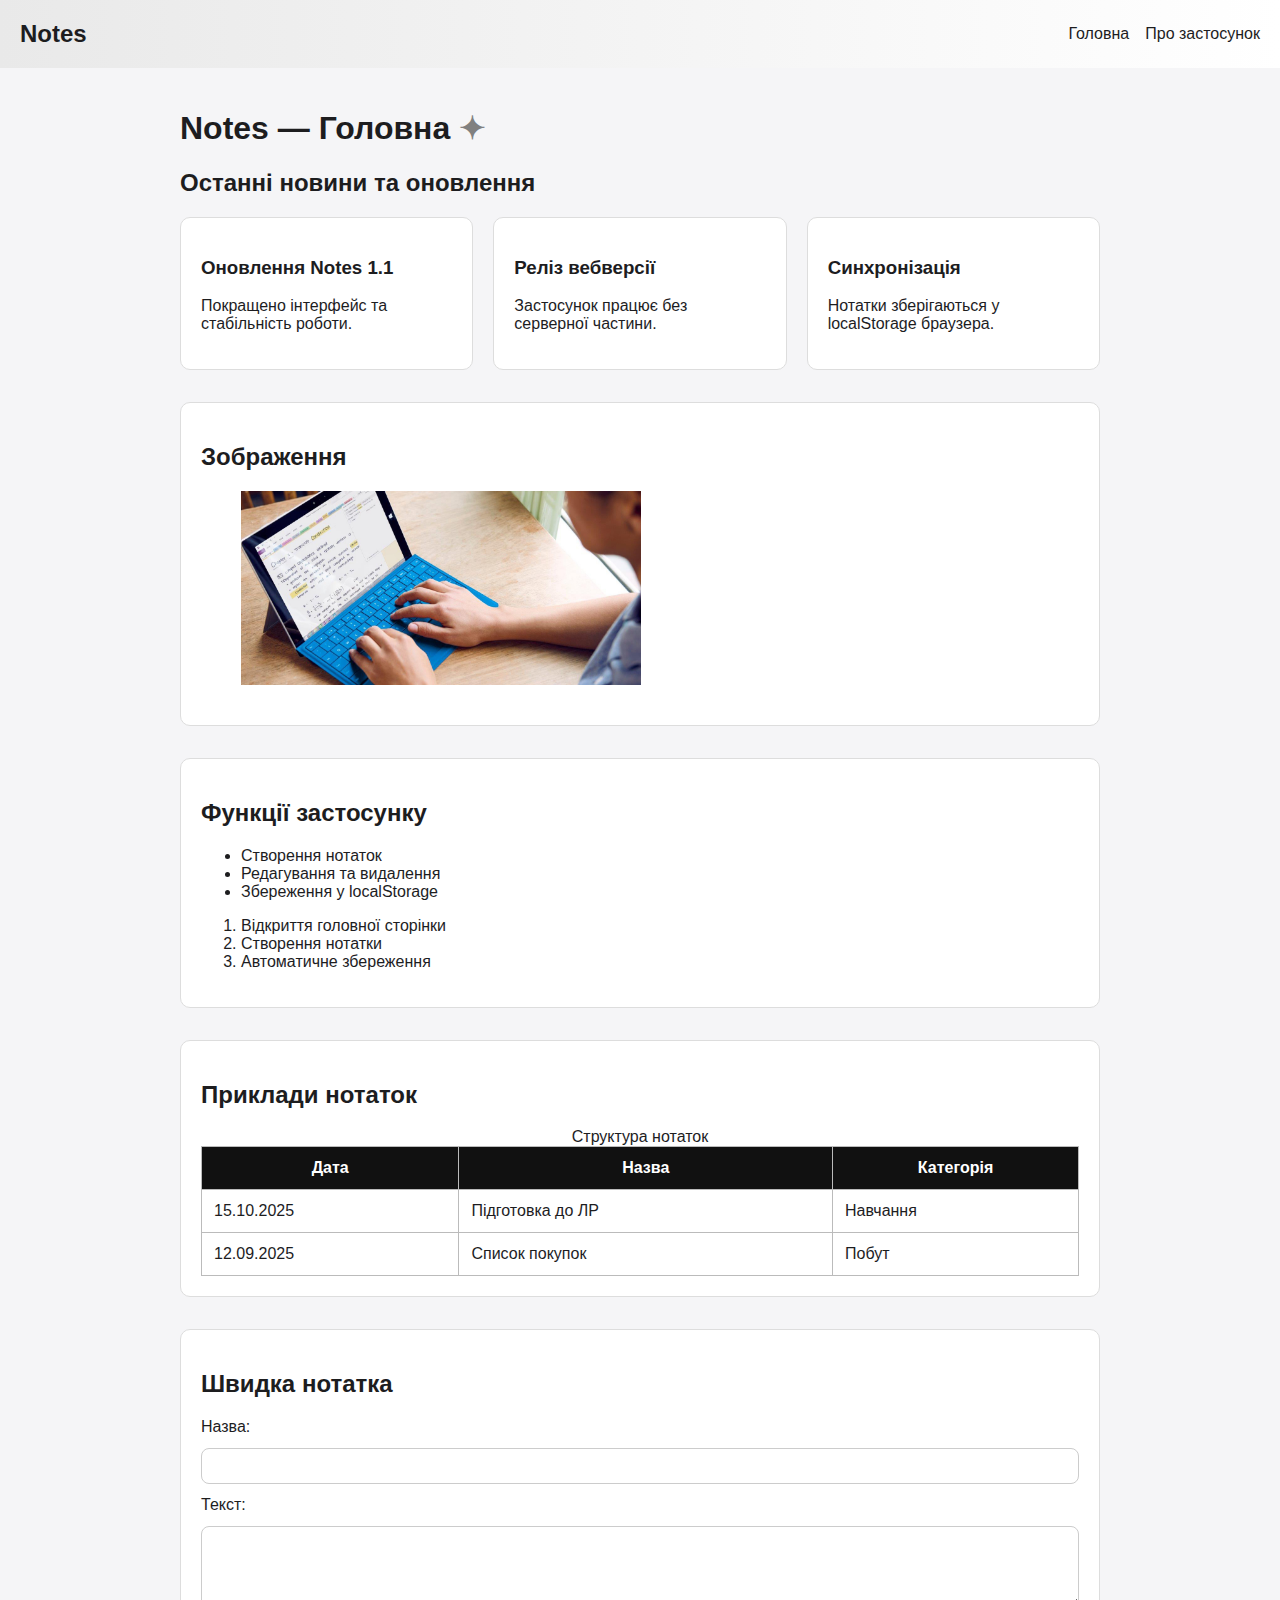
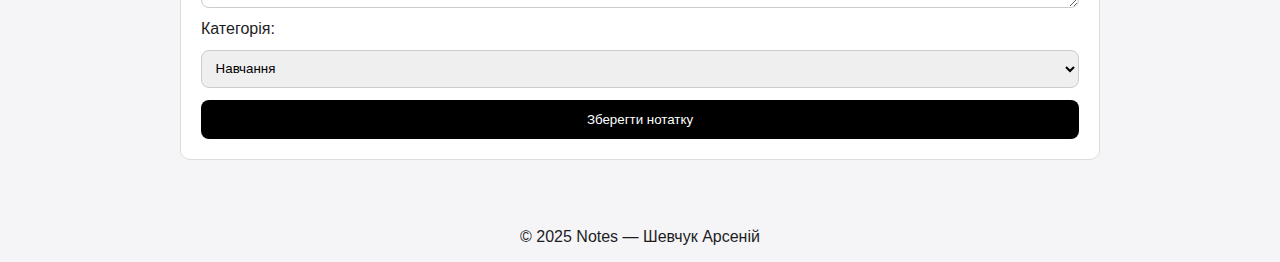
<file: index.html>
<!DOCTYPE html>
<html lang="uk">
<head>
  <meta charset="UTF-8" />
  <meta name="viewport" content="width=device-width, initial-scale=1.0"/>
  <title>Notes — Головна</title>
  <link rel="stylesheet" href="css/style.css"/>
</head>
<body>


<header class="site-header">
  <div class="logo">Notes</div>
  <button class="burger" aria-label="Відкрити меню">☰</button>
  <nav class="site-nav" aria-label="Основна навігація">
    <a href="index.html">Головна</a>
    <a href="about.html">Про застосунок</a>
  </nav>
</header>


<main class="content" aria-live="polite">


  <header>
    <h1>Notes — Головна</h1>
    <h2>Останні новини та оновлення</h2>
  </header>


  

  <section class="notes-grid" aria-label="Список нотаток">

    <article class="news" aria-labelledby="news1">
      <h3 id="news1">Оновлення Notes 1.1</h3>
      <p>Покращено інтерфейс та стабільність роботи.</p>
    </article>

    <article class="news" aria-labelledby="news2">
      <h3 id="news2">Реліз вебверсії</h3>
      <p>Застосунок працює без серверної частини.</p>
    </article>

    <article class="news" aria-labelledby="news3">
      <h3 id="news3">Синхронізація</h3>
      <p>Нотатки зберігаються у localStorage браузера.</p>
    </article>

  </section>


  <section class="lab-section">
    <h2>Зображення</h2>
    <figure>
      <img src="img/note.jpg" alt="Notes" width="400" onerror="this.style.display='none'">
    </figure>
  </section>


  <section class="lab-section">
    <h2>Функції застосунку</h2>

    <ul>
      <li>Створення нотаток</li>
      <li>Редагування та видалення</li>
      <li>Збереження у localStorage</li>
    </ul>

    <ol>
      <li>Відкриття головної сторінки</li>
      <li>Створення нотатки</li>
      <li>Автоматичне збереження</li>
    </ol>
  </section>


  <section class="lab-section">
    <h2>Приклади нотаток</h2>

    <table>
      <caption>Структура нотаток</caption>
      <thead>
        <tr>
          <th>Дата</th>
          <th>Назва</th>
          <th>Категорія</th>
        </tr>
      </thead>
      <tbody>
        <tr>
          <td>15.10.2025</td>
          <td>Підготовка до ЛР</td>
          <td>Навчання</td>
        </tr>
        <tr>
          <td>12.09.2025</td>
          <td>Список покупок</td>
          <td>Побут</td>
        </tr>
      </tbody>
    </table>
  </section>


  <section class="lab-section">
    <h2>Швидка нотатка</h2>

    <form id="quick-note-form" aria-label="Форма створення нотатки">
      <label for="title">Назва:</label>
      <input type="text" id="title" required>

      <label for="text">Текст:</label>
      <textarea id="text" rows="4" required></textarea>

      <label for="category">Категорія:</label>
      <select id="category">
        <option>Навчання</option>
        <option>Робота</option>
        <option>Побут</option>
      </select>

      <button type="submit">Зберегти нотатку</button>
    </form>
  </section>

</main>

<footer>
  © 2025 Notes — Шевчук Арсеній
</footer>

<script>
  document.addEventListener('DOMContentLoaded', () => {
    const burger = document.querySelector('.burger');
    const nav = document.querySelector('.site-nav');

    if (burger && nav) {
      burger.addEventListener('click', () => {
        nav.classList.toggle('active');
      });
    }
  });
</script>

</body>
</html>
</file>
<file: css/style.css>
* {
  box-sizing: border-box;
  scroll-behavior: smooth;
}

body {
  margin: 0;
  font-family: "Roboto Condensed", sans-serif;
  background: #f5f5f7;
  color: #1d1d1f;
}

/* Header */
.site-header {
  display: flex;
  justify-content: space-between;
  align-items: center;
  padding: 1.25rem;
  background: linear-gradient(90deg, #e9e9e9, #ffffff);
}

.logo {
  font-size: 1.5rem;
  font-weight: 700;
}

.site-nav {
  display: flex;
  gap: 1rem;
}

.site-nav a {
  text-decoration: none;
  color: #1d1d1f;
}

/* Main */
main {
  max-width: 60rem;
  margin: 0 auto;
  padding: 1.25rem;
}

header h1::after {
  content: " ✦";
  color: grey;
}

/* Flexbox grid */
.notes-grid {
  display: flex;
  gap: 1.25rem;
  flex-wrap: wrap;
}

.news {
  flex: 1 1 18rem;
  padding: 1.25rem;
  background: #fff;
  border-radius: 10px;
  border: 1px solid #ddd;
  transition: transform 0.2s ease, box-shadow 0.2s ease;
}

.news:hover {
  transform: translateY(-4px);
  box-shadow: 0 4px 12px rgba(0,0,0,0.08);
}

/* Sections */
.lab-section {
  margin-top: 2rem;
  padding: 1.25rem;
  background: #fff;
  border-radius: 10px;
  border: 1px solid #ddd;
}

/* Form */
#quick-note-form {
  display: flex;
  flex-direction: column;
  gap: 0.75rem;
}

input, textarea, select {
  padding: 0.6rem;
  border-radius: 8px;
  border: 1px solid #ccc;
}

button {
  background: black;
  color: white;
  padding: 0.75rem;
  border-radius: 8px;
  border: none;
  cursor: pointer;
}

button:hover {
  background: #444;
}

/* Table */
table {
  width: 100%;
  border-collapse: collapse;
}

th, td {
  border: 1px solid #bbb;
  padding: 0.75rem;
}

th {
  background: #111;
  color: white;
}

/* Footer */
footer {
  text-align: center;
  padding: 1rem;
  margin-top: 2rem;
}

/* Responsive */
@media (max-width: 600px) {
  .site-header {
    flex-direction: column;
    align-items: flex-start;
    gap: 0.75rem;
  }

  .notes-grid {
    flex-direction: column;
  }
}

/* ===== HERO SECTION ===== */

.hero {
  display: flex;
  min-height: 60vh;
  background: linear-gradient(
    90deg,
    #f5f5f7 50%,
    #ffffff 50%
  );
}

.hero-content {
  flex: 1;
  padding: 4rem 3rem;
  display: flex;
  flex-direction: column;
  justify-content: center;
}

.hero-content h1 {
  font-size: 3rem;
  margin-bottom: 1rem;
}

.hero-text {
  font-size: 1.1rem;
  color: #6e6e73;
  max-width: 32rem;
}

.hero-image {
  flex: 1;
  background-image: url("img/hero-notes.png");
  background-repeat: no-repeat;
  background-position: center;
  background-size: contain;
}

@media (max-width: 900px) {
  .hero {
    flex-direction: column;
    background: #f5f5f7;
  }

  .hero-image {
    min-height: 250px;
    background-size: 200px;
  }

  .hero-content {
    padding: 2.5rem 1.5rem;
  }
}

@media (max-width: 600px) {
  .hero-content h1 {
    font-size: 2.2rem;
  }

  .hero-text {
    font-size: 1rem;
  }
}

.burger {
  display: none;
  font-size: 1.8rem;
  background: none;
  border: none;
  cursor: pointer;
}

/* Mobile navigation */
@media (max-width: 600px) {
  .burger {
    display: block;
  }

  .site-nav {
    display: none;
    flex-direction: column;
    width: 100%;
    margin-top: 1rem;
  }

  .site-nav.active {
    display: flex;
  }
}
</file>
